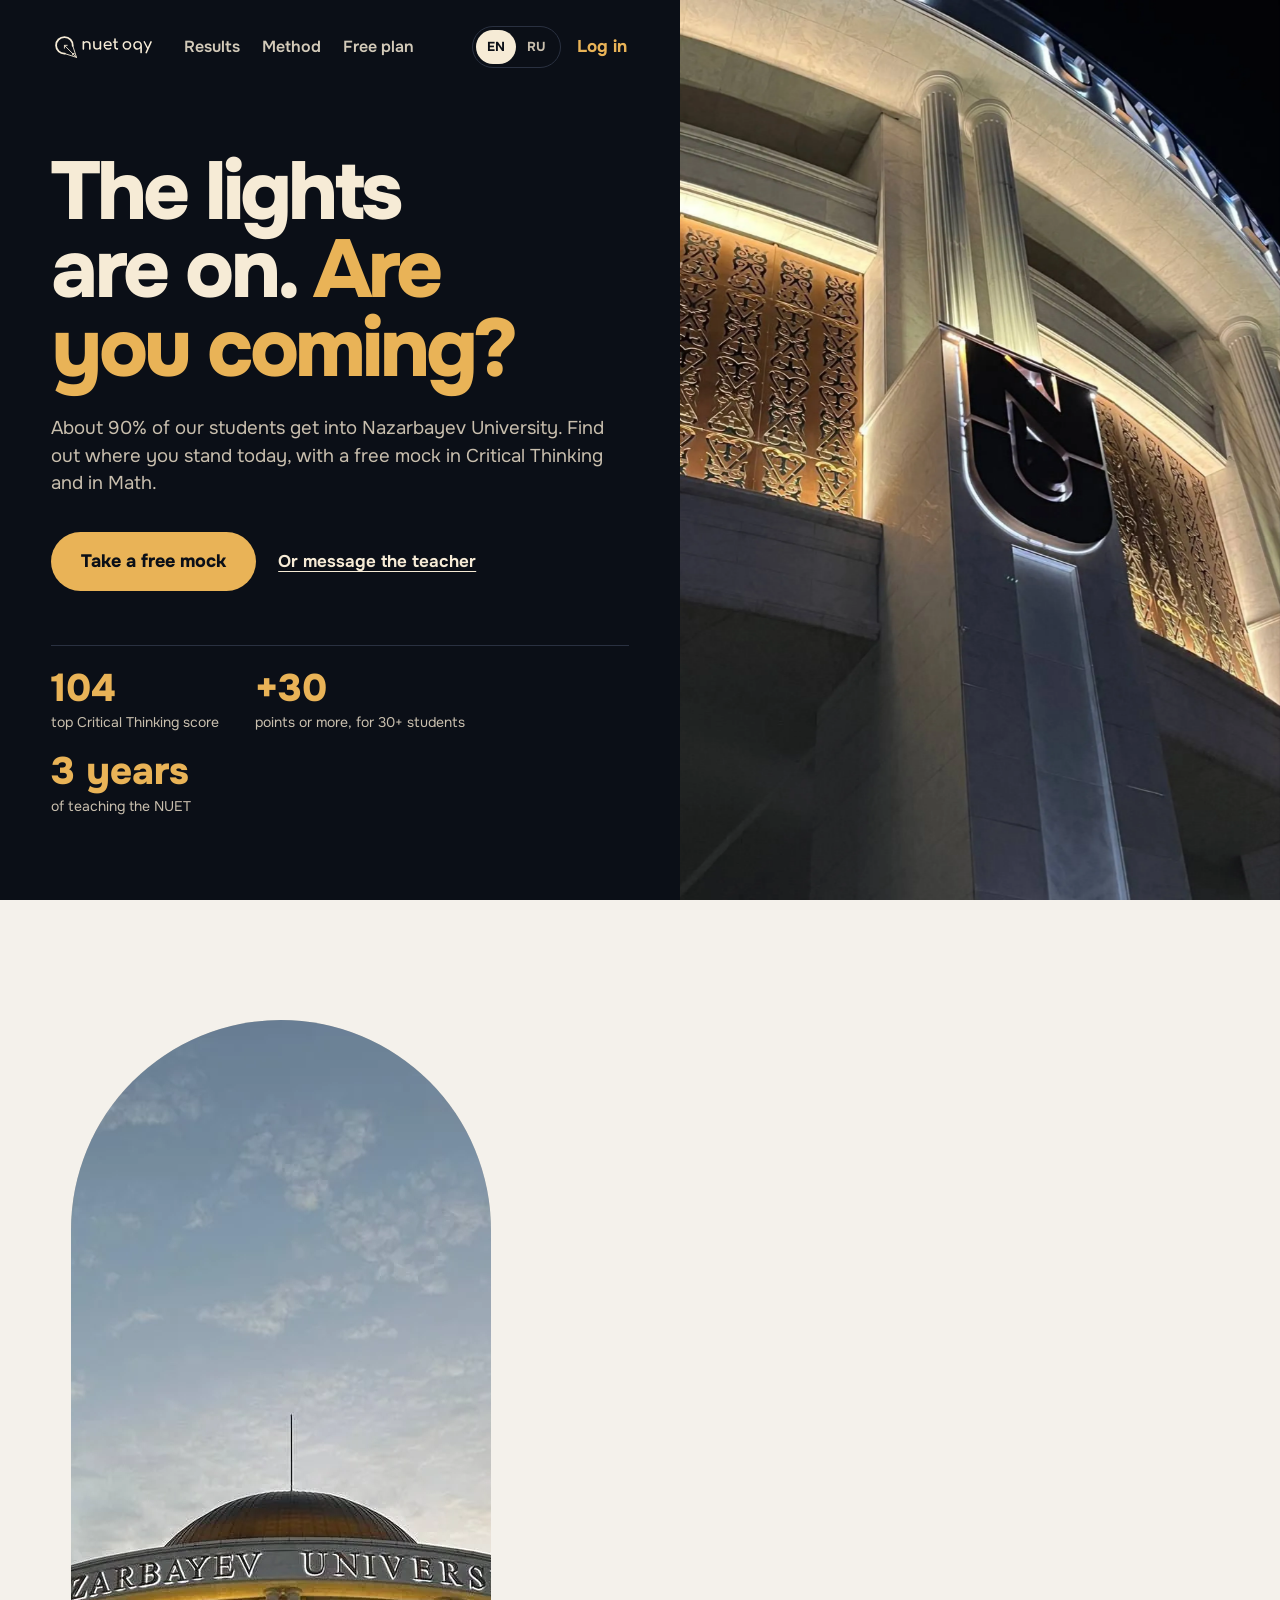
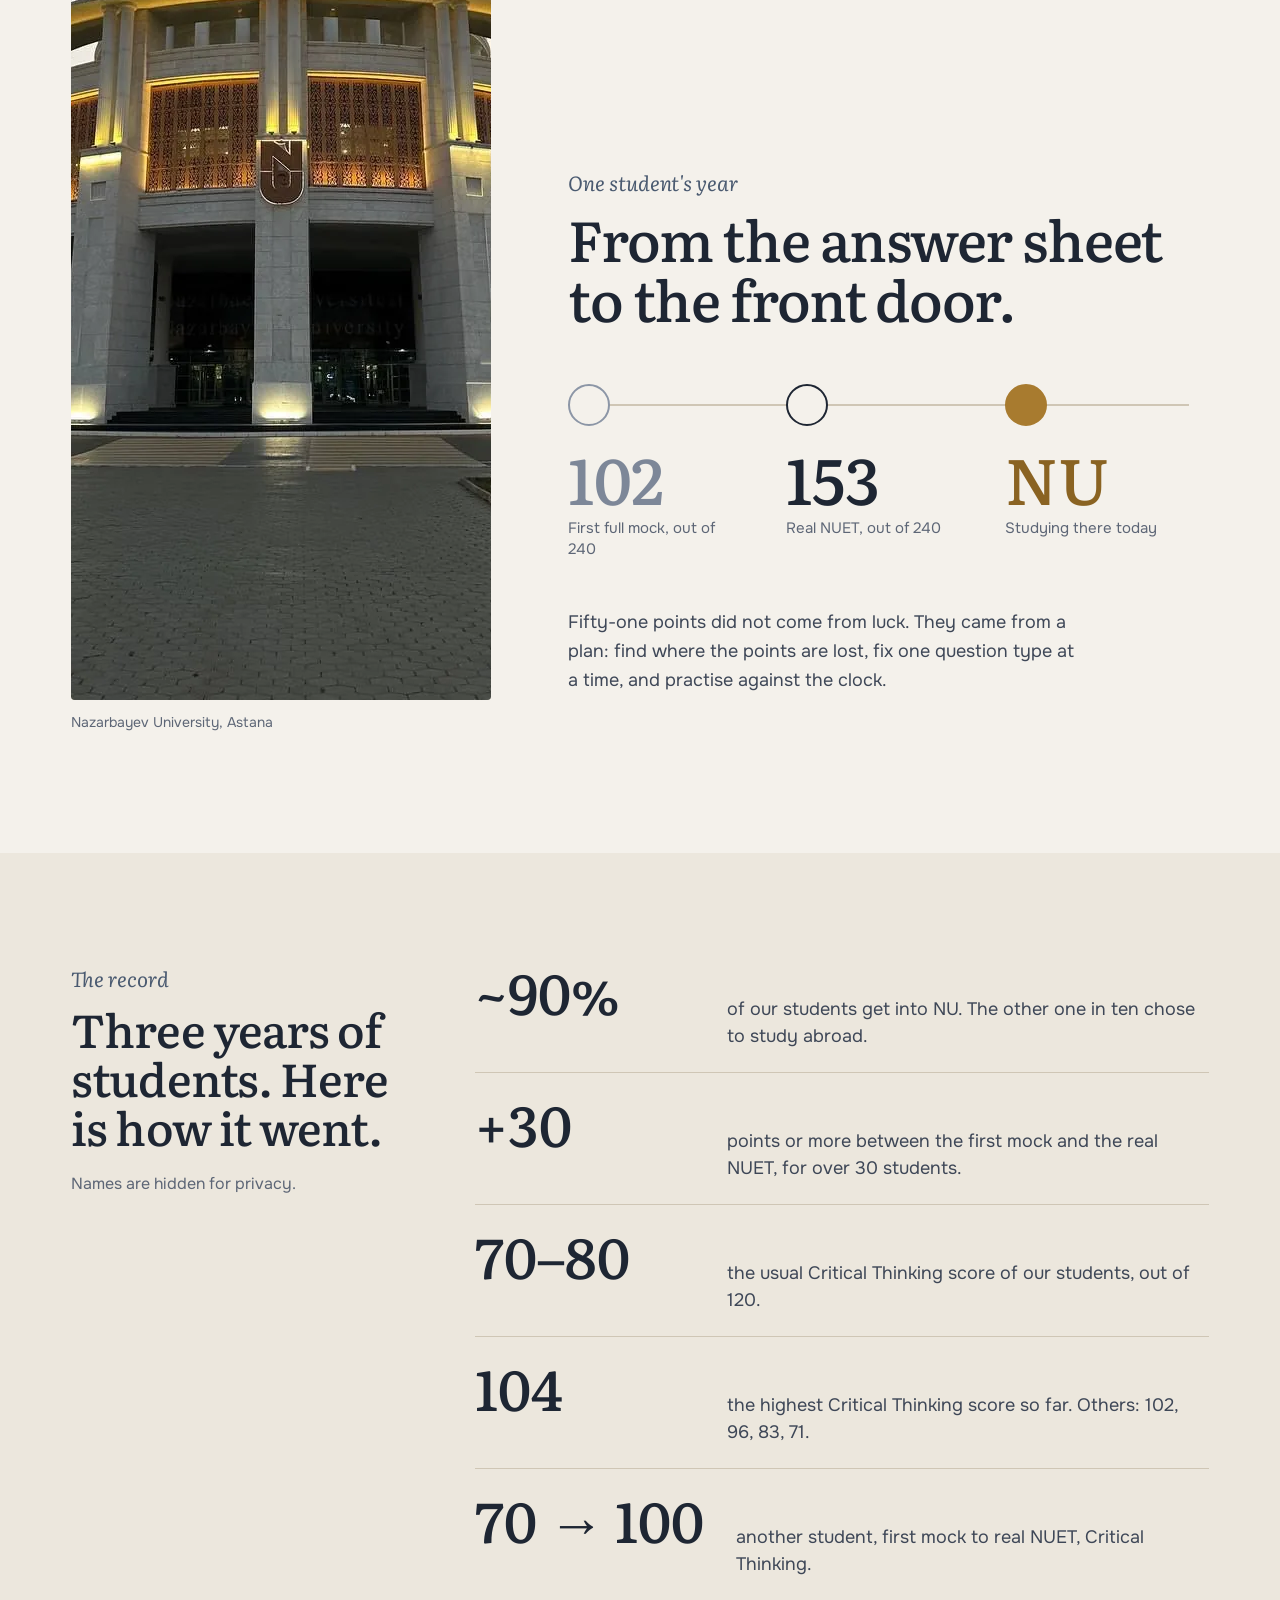
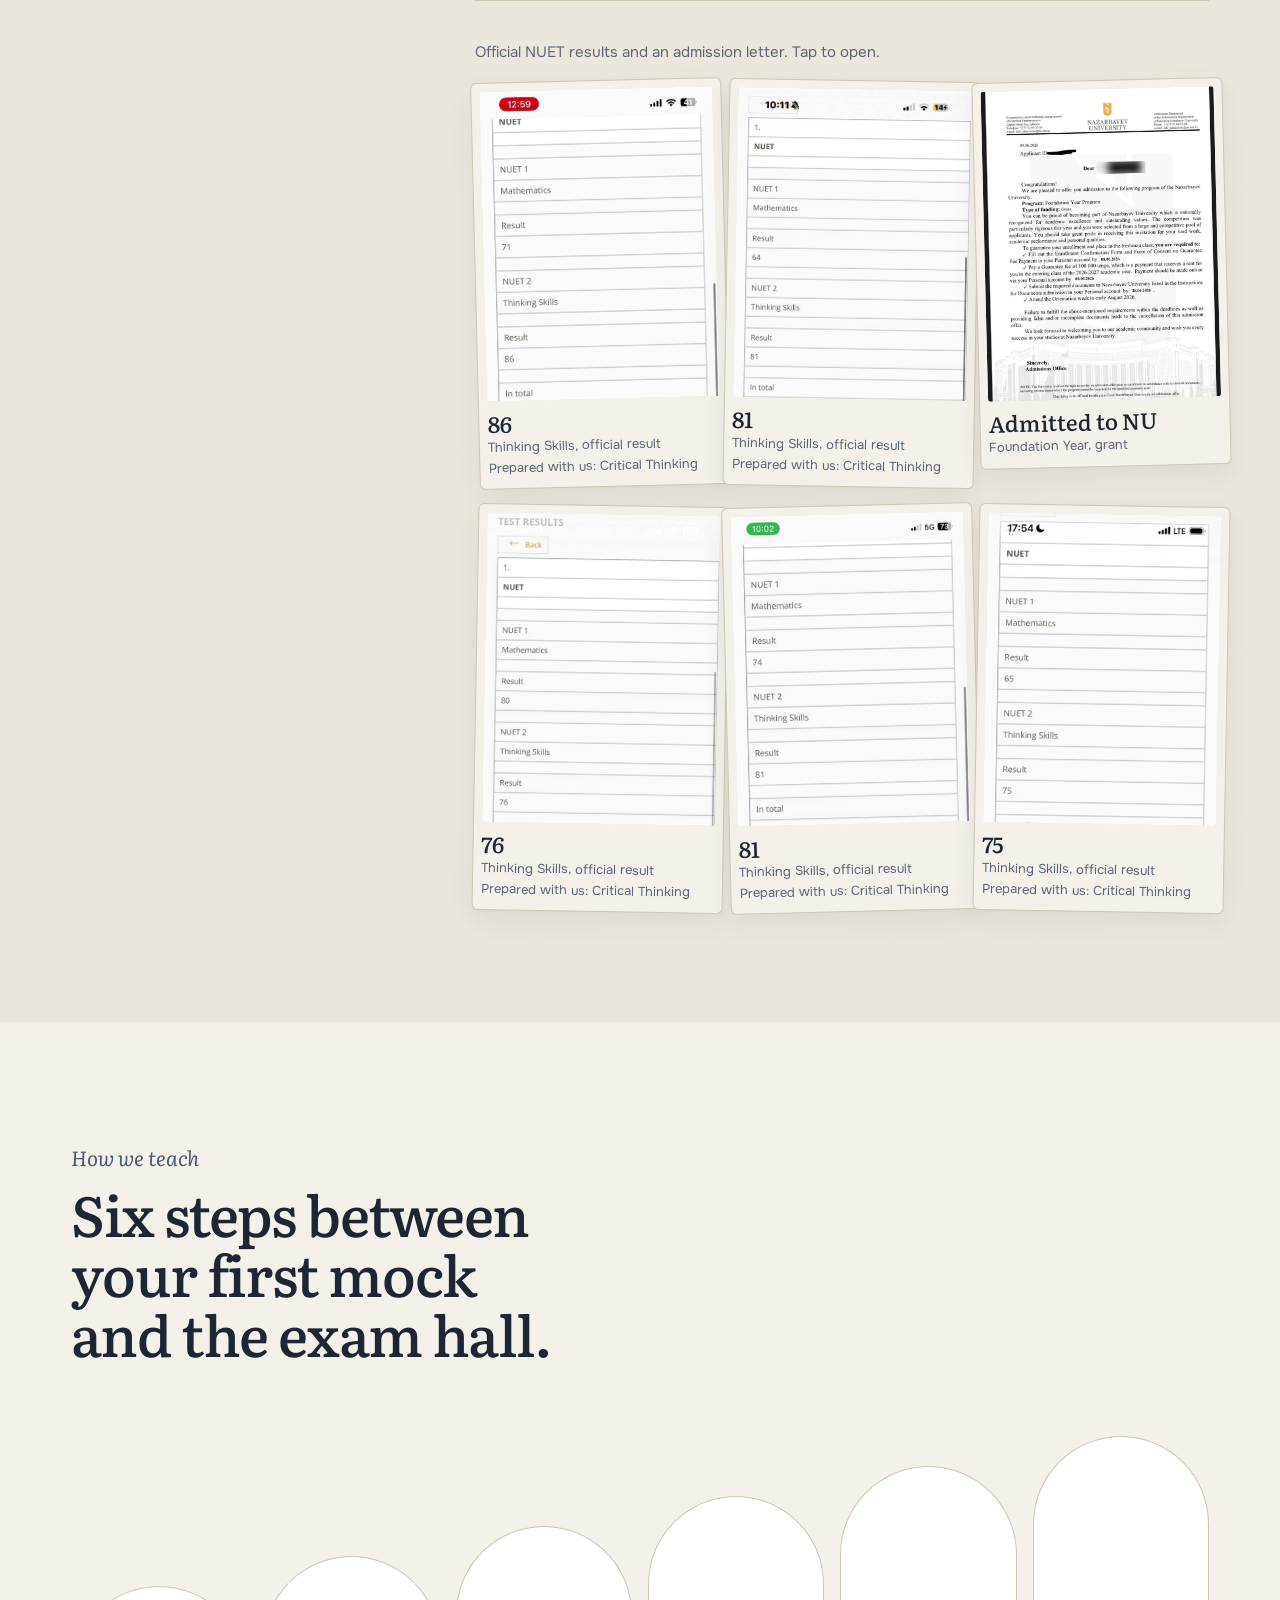
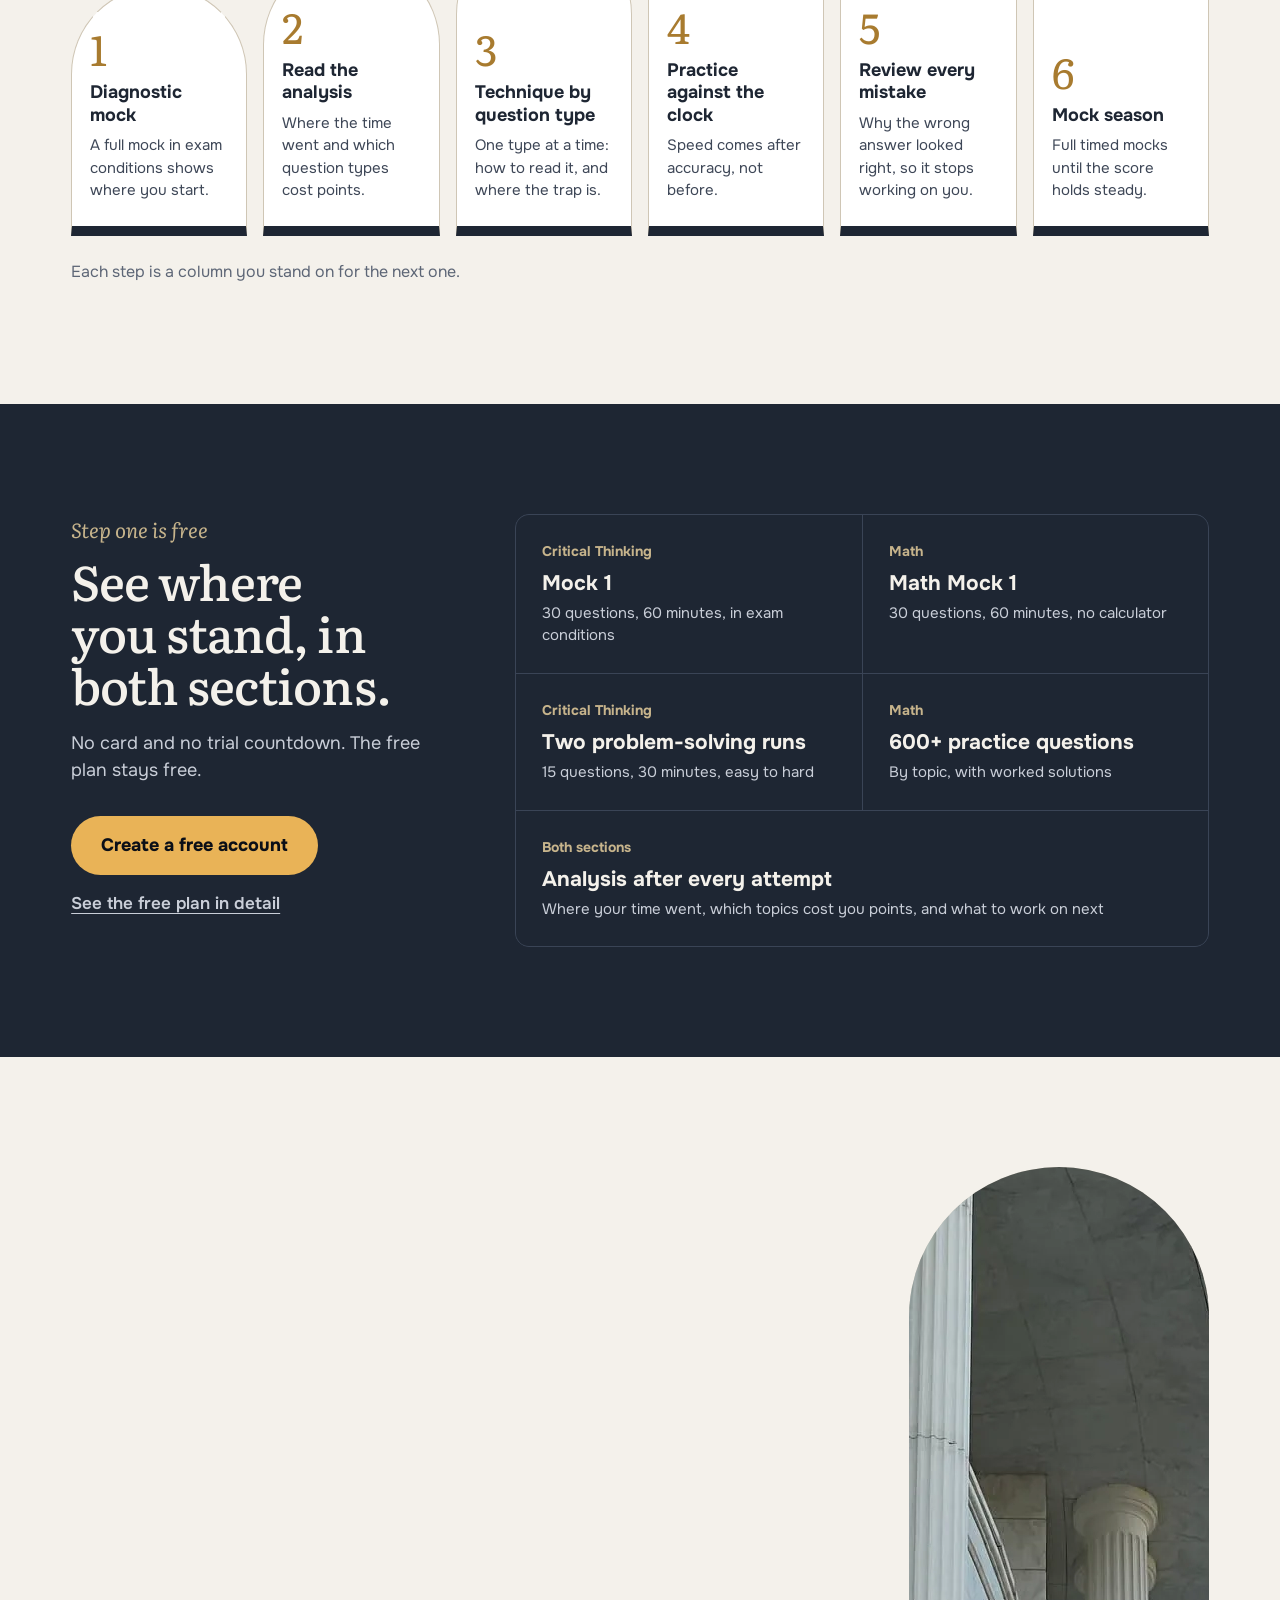
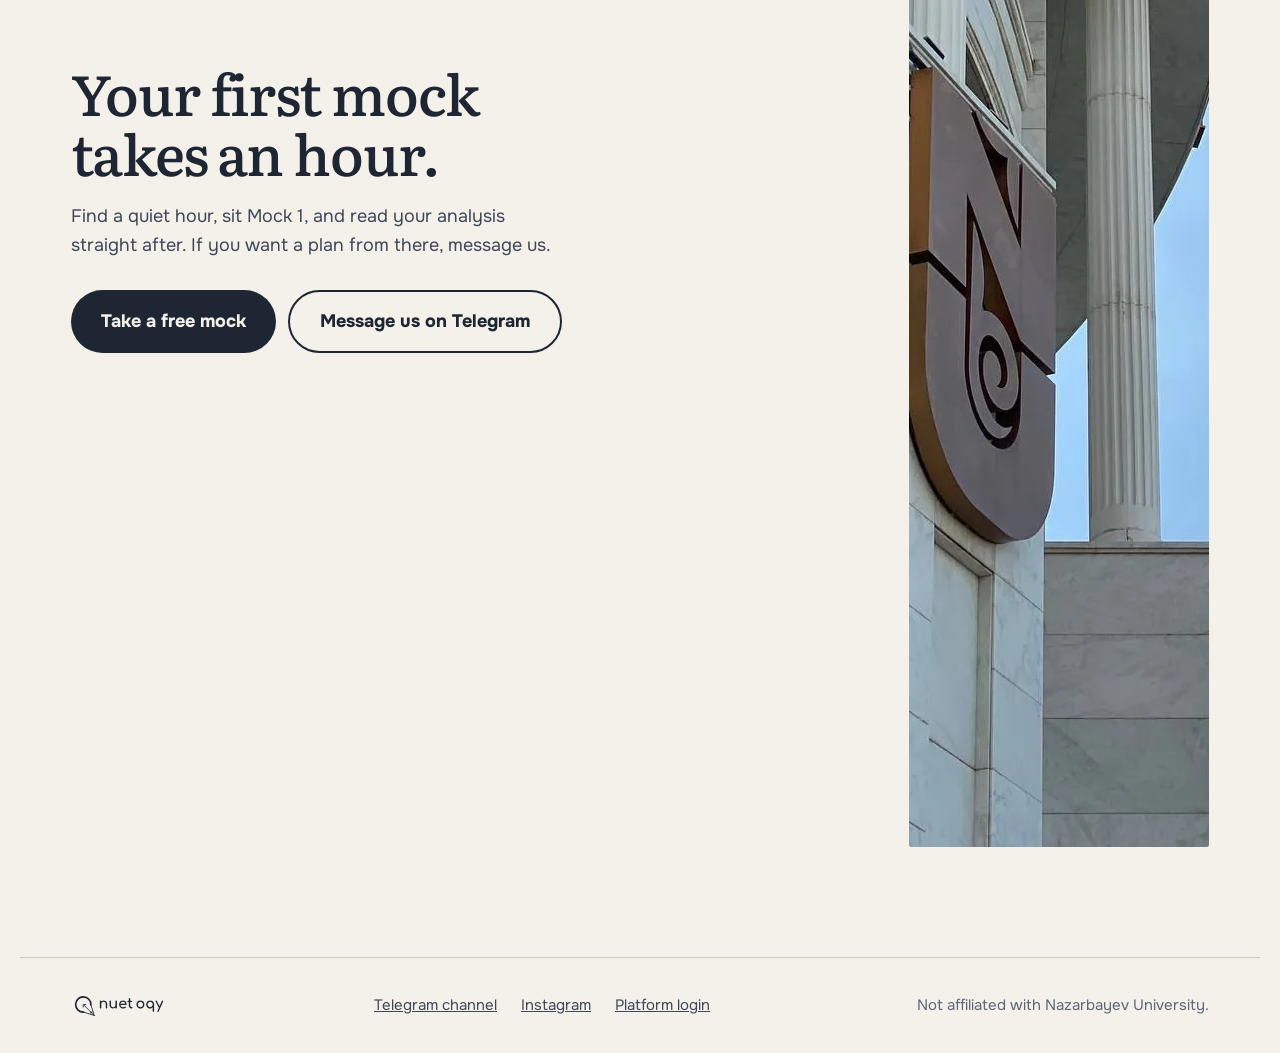
<file: site/index.html>
<!doctype html>
<html lang="en">
<head>
  <meta charset="utf-8">
  <meta name="viewport" content="width=device-width, initial-scale=1, viewport-fit=cover">
  <meta name="referrer" content="strict-origin-when-cross-origin">
  <meta http-equiv="Content-Security-Policy" content="default-src 'self'; script-src 'self'; style-src 'self' 'unsafe-inline'; img-src 'self' data: blob: https://*.supabase.co; connect-src 'self' https://*.supabase.co; font-src 'self'; object-src 'none'; base-uri 'none'; form-action 'self'">
  <title>NUET Oqy — NUET preparation</title>
  <meta name="description" content="NUET Critical Thinking and Math preparation. About 90% of our students get into Nazarbayev University. Start with a free mock.">
  <meta property="og:title" content="NUET Oqy — NUET preparation">
  <meta property="og:description" content="About 90% of our students get into Nazarbayev University. Start with a free mock in Critical Thinking and Math.">
  <meta property="og:type" content="website">
  <meta property="og:image" content="https://nuetoqy.app/img/og.jpg">
  <meta property="og:url" content="https://nuetoqy.app/">
  <meta name="twitter:card" content="summary_large_image">
  <link rel="icon" href="img/icon.svg" type="image/svg+xml">
  <meta name="theme-color" content="#0B0F17">
  <link rel="preload" href="fonts/onest-latin-wght-normal.woff2" as="font" type="font/woff2" crossorigin>
  <link rel="preload" href="img/nu/night.webp" as="image">
  <link rel="stylesheet" href="css/landing.css">
  <script src="js/fwd.js"></script>
  <script type="module" src="js/landing.js"></script>
</head>
<body>
  <main>
    <section class="hero" id="top">
      <div class="hero-copy">
        <header class="nav">
          <a class="brand" href="/" aria-label="NUET Oqy"><img src="img/logo-light.svg" alt="NUET Oqy" width="110" height="32"></a>
          <nav class="nav-links" aria-label="Sections">
            <a href="#results" data-i18n="nav.results">Results</a>
            <a href="#method" data-i18n="nav.method">Method</a>
            <a href="#free" data-i18n="nav.free">Free plan</a>
          </nav>
          <div class="nav-right">
            <div class="lang" role="group" aria-label="Language">
              <button type="button" data-lang="en">EN</button><button type="button" data-lang="ru">RU</button>
            </div>
            <a class="login" id="login" href="/app/" data-i18n="nav.login">Log in</a>
          </div>
        </header>
        <div class="hero-main">
          <h1><span data-i18n="hero.t1">The lights are on.</span> <em data-i18n="hero.t2">Are you coming?</em></h1>
          <p class="hero-lead" data-i18n="hero.lead">About 90% of our students get into Nazarbayev University. Find out where you stand today, with a free mock in Critical Thinking and in Math.</p>
          <div class="hero-ctas">
            <a class="cta cta-gold" id="heroCta" href="/free/" data-i18n="hero.cta">Take a free mock</a>
            <a class="cta-link" id="heroTg" href="https://t.me/burkitoff" rel="noopener" data-i18n="hero.tg">Or message the teacher</a>
          </div>
          <dl class="hero-stats">
            <div><dt>104</dt><dd data-i18n="hero.s1">top Critical Thinking score</dd></div>
            <div><dt>+30</dt><dd data-i18n="hero.s2">points or more, for 30+ students</dd></div>
            <div><dt data-i18n="hero.s3n">3 years</dt><dd data-i18n="hero.s3">of teaching the NUET</dd></div>
          </dl>
        </div>
      </div>
      <div class="hero-photo">
        <img src="img/nu/night.webp" alt="" data-i18n-alt="alt.night" width="1920" height="2560" fetchpriority="high">
      </div>
    </section>

    <section class="story">
      <figure class="arch arch-story">
        <img src="img/nu/dusk.webp" alt="" data-i18n-alt="alt.dusk" width="959" height="1280" loading="lazy" decoding="async">
        <figcaption data-i18n="story.cap">Nazarbayev University, Astana</figcaption>
      </figure>
      <div class="story-copy">
        <p class="kicker" data-i18n="story.k">One student's year</p>
        <h2 data-i18n="story.t">From the answer sheet to the front door.</h2>
        <ol class="route">
          <li class="r-start"><i aria-hidden="true"></i><b>102</b><span data-i18n="story.a">First full mock, out of 240</span></li>
          <li class="r-mid"><i aria-hidden="true"></i><b>153</b><span data-i18n="story.b">Real NUET, out of 240</span></li>
          <li class="r-end"><i aria-hidden="true"></i><b>NU</b><span data-i18n="story.c">Studying there today</span></li>
        </ol>
        <p class="story-note" data-i18n="story.note">Fifty-one points did not come from luck. They came from a plan: find where the points are lost, fix one question type at a time, and practise against the clock.</p>
      </div>
    </section>

    <section class="record" id="results">
      <div class="record-in">
        <div class="record-head">
          <p class="kicker" data-i18n="rec.k">The record</p>
          <h2 data-i18n="rec.t">Three years of students. Here is how it went.</h2>
          <p class="muted" data-i18n="rec.note">Names are hidden for privacy.</p>
        </div>
        <div class="record-body">
          <ul class="ledger">
            <li><b>~90%</b><span data-i18n="rec.r1">of our students get into NU. The other one in ten chose to study abroad.</span></li>
            <li><b>+30</b><span data-i18n="rec.r2">points or more between the first mock and the real NUET, for over 30 students.</span></li>
            <li><b>70–80</b><span data-i18n="rec.r3">the usual Critical Thinking score of our students, out of 120.</span></li>
            <li><b>104</b><span data-i18n="rec.r4">the highest Critical Thinking score so far. Others: 102, 96, 83, 71.</span></li>
            <li><b>70 → 100</b><span data-i18n="rec.r5">another student, first mock to real NUET, Critical Thinking.</span></li>
          </ul>
          <p class="papers-title" data-i18n="rec.papers">Official NUET results and an admission letter. Tap to open.</p>
          <ul class="papers" id="papers"></ul>
        </div>
      </div>
    </section>

    <section class="method" id="method">
      <div class="method-head">
        <p class="kicker" data-i18n="m.k">How we teach</p>
        <h2 data-i18n="m.t">Six steps between your first mock and the exam hall.</h2>
      </div>
      <ol class="columns">
        <li style="--h:0"><span class="n">1</span><b data-i18n="m.1t">Diagnostic mock</b><span class="d" data-i18n="m.1d">A full mock in exam conditions shows where you start.</span></li>
        <li style="--h:1"><span class="n">2</span><b data-i18n="m.2t">Read the analysis</b><span class="d" data-i18n="m.2d">Where the time went and which question types cost points.</span></li>
        <li style="--h:2"><span class="n">3</span><b data-i18n="m.3t">Technique by question type</b><span class="d" data-i18n="m.3d">One type at a time: how to read it, and where the trap is.</span></li>
        <li style="--h:3"><span class="n">4</span><b data-i18n="m.4t">Practice against the clock</b><span class="d" data-i18n="m.4d">Speed comes after accuracy, not before.</span></li>
        <li style="--h:4"><span class="n">5</span><b data-i18n="m.5t">Review every mistake</b><span class="d" data-i18n="m.5d">Why the wrong answer looked right, so it stops working on you.</span></li>
        <li style="--h:5"><span class="n">6</span><b data-i18n="m.6t">Mock season</b><span class="d" data-i18n="m.6d">Full timed mocks until the score holds steady.</span></li>
      </ol>
      <p class="muted method-foot" data-i18n="m.foot">Each step is a column you stand on for the next one.</p>
    </section>

    <section class="free" id="free">
      <div class="free-in">
        <div class="free-head">
          <p class="kicker" data-i18n="f.k">Step one is free</p>
          <h2 data-i18n="f.t">See where you stand, in both sections.</h2>
          <p data-i18n="f.lead">No card and no trial countdown. The free plan stays free.</p>
          <a class="cta cta-gold" id="freeCta" href="/app/#/signup" data-i18n="f.cta">Create a free account</a>
          <a class="free-more" href="/free/" data-i18n="f.more">See the free plan in detail</a>
        </div>
        <ul class="free-grid">
          <li><small data-i18n="f.ct">Critical Thinking</small><b data-i18n="f.1t">Mock 1</b><span data-i18n="f.1d">30 questions, 60 minutes, in exam conditions</span></li>
          <li><small data-i18n="f.math">Math</small><b data-i18n="f.2t">Math Mock 1</b><span data-i18n="f.2d">30 questions, 60 minutes, no calculator</span></li>
          <li><small data-i18n="f.ct">Critical Thinking</small><b data-i18n="f.3t">Two problem-solving runs</b><span data-i18n="f.3d">15 questions, 30 minutes, easy to hard</span></li>
          <li><small data-i18n="f.math">Math</small><b data-i18n="f.4t">600+ practice questions</b><span data-i18n="f.4d">By topic, with worked solutions</span></li>
          <li class="wide"><small data-i18n="f.both">Both sections</small><b data-i18n="f.5t">Analysis after every attempt</b><span data-i18n="f.5d">Where your time went, which topics cost you points, and what to work on next</span></li>
        </ul>
      </div>
    </section>

    <section class="last">
      <div class="last-copy">
        <h2 data-i18n="l.t">Your first mock takes an hour.</h2>
        <p data-i18n="l.lead">Find a quiet hour, sit Mock 1, and read your analysis straight after. If you want a plan from there, message us.</p>
        <div class="last-ctas">
          <a class="cta cta-ink" id="lastCta" href="/free/" data-i18n="l.cta">Take a free mock</a>
          <a class="cta cta-line" id="lastTg" href="https://t.me/burkitoff" rel="noopener" data-i18n="l.tg">Message us on Telegram</a>
        </div>
      </div>
      <figure class="arch arch-last">
        <img src="img/nu/day.webp" alt="" data-i18n-alt="alt.day" width="960" height="1280" loading="lazy" decoding="async">
      </figure>
    </section>
  </main>

  <footer class="foot">
    <img src="img/logo.svg" alt="NUET Oqy" width="96" height="28">
    <nav>
      <a href="https://t.me/nuetoqy" rel="noopener" data-i18n="foot.tg">Telegram channel</a>
      <a href="https://instagram.com/nuetoqy" rel="noopener">Instagram</a>
      <a href="/app/" data-i18n="foot.login">Platform login</a>
    </nav>
    <p data-i18n="foot.nu">Not affiliated with Nazarbayev University.</p>
  </footer>

  <dialog class="lightbox" id="lightbox"><img alt=""><button type="button" class="lb-close" data-i18n-label="lb.close" aria-label="Close">×</button></dialog>
</body>
</html>
</file>
<file: site/css/landing.css>
@font-face { font-family: "Onest"; font-style: normal; font-weight: 100 900; font-display: swap; src: url(../fonts/onest-cyrillic-ext-wght-normal.woff2) format("woff2"); unicode-range: U+0460-052F,U+1C80-1C8A,U+20B4,U+2DE0-2DFF,U+A640-A69F,U+FE2E-FE2F; }
@font-face { font-family: "Onest"; font-style: normal; font-weight: 100 900; font-display: swap; src: url(../fonts/onest-cyrillic-wght-normal.woff2) format("woff2"); unicode-range: U+0301,U+0400-045F,U+0490-0491,U+04B0-04B1,U+2116; }
@font-face { font-family: "Onest"; font-style: normal; font-weight: 100 900; font-display: swap; src: url(../fonts/onest-latin-ext-wght-normal.woff2) format("woff2"); unicode-range: U+0100-02BA,U+02BD-02C5,U+02C7-02CC,U+02CE-02D7,U+02DD-02FF,U+0304,U+0308,U+0329,U+1D00-1DBF,U+1E00-1E9F,U+1EF2-1EFF,U+2020,U+20A0-20AB,U+20AD-20C0,U+2113,U+2C60-2C7F,U+A720-A7FF; }
@font-face { font-family: "Onest"; font-style: normal; font-weight: 100 900; font-display: swap; src: url(../fonts/onest-latin-wght-normal.woff2) format("woff2"); unicode-range: U+0000-00FF,U+0131,U+0152-0153,U+02BB-02BC,U+02C6,U+02DA,U+02DC,U+0304,U+0308,U+0329,U+2000-206F,U+20AC,U+2122,U+2191,U+2193,U+2212,U+2215,U+FEFF,U+FFFD; }
@font-face { font-family: "Literata"; font-style: normal; font-weight: 200 900; font-display: swap; src: url(../fonts/literata-cyrillic-ext-wght-normal.woff2) format("woff2"); unicode-range: U+0460-052F,U+1C80-1C8A,U+20B4,U+2DE0-2DFF,U+A640-A69F,U+FE2E-FE2F; }
@font-face { font-family: "Literata"; font-style: normal; font-weight: 200 900; font-display: swap; src: url(../fonts/literata-cyrillic-wght-normal.woff2) format("woff2"); unicode-range: U+0301,U+0400-045F,U+0490-0491,U+04B0-04B1,U+2116; }
@font-face { font-family: "Literata"; font-style: normal; font-weight: 200 900; font-display: swap; src: url(../fonts/literata-latin-ext-wght-normal.woff2) format("woff2"); unicode-range: U+0100-02BA,U+02BD-02C5,U+02C7-02CC,U+02CE-02D7,U+02DD-02FF,U+0304,U+0308,U+0329,U+1D00-1DBF,U+1E00-1E9F,U+1EF2-1EFF,U+2020,U+20A0-20AB,U+20AD-20C0,U+2113,U+2C60-2C7F,U+A720-A7FF; }
@font-face { font-family: "Literata"; font-style: normal; font-weight: 200 900; font-display: swap; src: url(../fonts/literata-latin-wght-normal.woff2) format("woff2"); unicode-range: U+0000-00FF,U+0131,U+0152-0153,U+02BB-02BC,U+02C6,U+02DA,U+02DC,U+0304,U+0308,U+0329,U+2000-206F,U+20AC,U+2122,U+2191,U+2193,U+2212,U+2215,U+FEFF,U+FFFD; }
@font-face { font-family: "Literata"; font-style: italic; font-weight: 200 900; font-display: swap; src: url(../fonts/literata-cyrillic-ext-wght-italic.woff2) format("woff2"); unicode-range: U+0460-052F,U+1C80-1C8A,U+20B4,U+2DE0-2DFF,U+A640-A69F,U+FE2E-FE2F; }
@font-face { font-family: "Literata"; font-style: italic; font-weight: 200 900; font-display: swap; src: url(../fonts/literata-cyrillic-wght-italic.woff2) format("woff2"); unicode-range: U+0301,U+0400-045F,U+0490-0491,U+04B0-04B1,U+2116; }
@font-face { font-family: "Literata"; font-style: italic; font-weight: 200 900; font-display: swap; src: url(../fonts/literata-latin-ext-wght-italic.woff2) format("woff2"); unicode-range: U+0100-02BA,U+02BD-02C5,U+02C7-02CC,U+02CE-02D7,U+02DD-02FF,U+0304,U+0308,U+0329,U+1D00-1DBF,U+1E00-1E9F,U+1EF2-1EFF,U+2020,U+20A0-20AB,U+20AD-20C0,U+2113,U+2C60-2C7F,U+A720-A7FF; }
@font-face { font-family: "Literata"; font-style: italic; font-weight: 200 900; font-display: swap; src: url(../fonts/literata-latin-wght-italic.woff2) format("woff2"); unicode-range: U+0000-00FF,U+0131,U+0152-0153,U+02BB-02BC,U+02C6,U+02DA,U+02DC,U+0304,U+0308,U+0329,U+2000-206F,U+20AC,U+2122,U+2191,U+2193,U+2212,U+2215,U+FEFF,U+FFFD; }

:root {
  --night: #0B0F17; --night-2: #141A26; --night-line: #2A3141;
  --gold: #E9B357; --gold-deep: #8A6322; --gold-mid: #A87B2F;
  --cream: #F6EBD6; --sand: #C9BFAE;
  --marble: #F4F1EB; --stone: #ECE7DD; --stone-line: #CFC6B5;
  --ink: #1E2633; --ink-2: #3E4757; --muted: #5D6676; --slate: #4A5A70;
  --sans: "Onest", system-ui, -apple-system, "Segoe UI", sans-serif;
  --serif: "Literata", Georgia, "Times New Roman", serif;
  --pad: clamp(20px, 4vw, 56px);
}
*, *::before, *::after { box-sizing: border-box; }
html { -webkit-text-size-adjust: 100%; scroll-behavior: smooth; }
@media (prefers-reduced-motion: reduce) { html { scroll-behavior: auto; } }
body { margin: 0; background: var(--marble); color: var(--ink); font-family: var(--sans); font-size: 17px; line-height: 1.5; -webkit-font-smoothing: antialiased; }
img { display: block; max-width: 100%; }
a { color: inherit; }
h1, h2, h3 { margin: 0; }
p { margin: 0; }
:focus-visible { outline: 3px solid var(--gold); outline-offset: 3px; border-radius: 4px; }
[hidden] { display: none !important; }

.kicker { font-family: var(--serif); font-style: italic; font-size: clamp(18px, 1.6vw, 22px); color: var(--slate); }
.muted { color: var(--muted); font-size: 16px; }
section h2 { font-family: var(--serif); font-weight: 500; font-size: clamp(34px, 4.4vw, 60px); line-height: 1.07; letter-spacing: -0.02em; margin-top: 10px; text-wrap: balance; }

.cta { display: inline-flex; align-items: center; justify-content: center; min-height: 56px; padding: 16px 30px; border-radius: 999px; font-weight: 750; font-size: 18px; text-decoration: none; transition: transform .15s ease, background-color .15s ease; }
.cta:hover { transform: translateY(-1px); }
.cta-gold { background: var(--gold); color: var(--night); }
.cta-gold:hover { background: #F2C672; }
.cta-ink { background: var(--ink); color: var(--marble); }
.cta-line { border: 2px solid var(--ink); color: var(--ink); }

.hero { display: flex; flex-wrap: wrap; min-height: min(100svh, 940px); background: var(--night); color: var(--cream); }
.hero-copy { flex: 1 1 560px; min-width: 0; display: flex; flex-direction: column; padding: 24px var(--pad) clamp(40px, 6vw, 72px); }
.nav { display: flex; align-items: center; gap: 18px 28px; flex-wrap: wrap; }
.brand img { height: 30px; width: auto; }
.nav-links { display: flex; gap: 22px; font-weight: 600; font-size: 16px; }
.nav-links a { text-decoration: none; color: var(--cream); opacity: .85; }
.nav-links a:hover { opacity: 1; }
.nav-right { margin-left: auto; display: flex; align-items: center; gap: 14px; }
.lang { display: inline-flex; border: 1px solid var(--night-line); border-radius: 999px; padding: 3px; }
.lang button { font: inherit; font-size: 13px; font-weight: 700; border: 0; background: none; color: var(--sand); padding: 7px 11px; border-radius: 999px; cursor: pointer; min-height: 32px; }
.lang button[aria-pressed="true"] { background: var(--cream); color: var(--night); }
.login { color: var(--gold); font-weight: 700; text-decoration: none; padding: 10px 2px; }
.hero-main { margin: auto 0; padding-top: clamp(40px, 8vh, 80px); max-width: 640px; }
.hero h1 { font-weight: 800; font-size: clamp(46px, 6.4vw, 92px); line-height: .96; letter-spacing: -0.045em; text-wrap: balance; }
.hero h1 em { font-style: normal; color: var(--gold); }
.hero-lead { margin-top: 26px; font-size: clamp(17px, 1.45vw, 20px); color: var(--sand); max-width: 560px; }
.hero-ctas { margin-top: 34px; display: flex; flex-wrap: wrap; gap: 14px 22px; align-items: center; }
.cta-link { color: var(--cream); font-weight: 650; text-underline-offset: 4px; }
.hero-stats { margin: clamp(36px, 6vh, 56px) 0 0; padding-top: 22px; border-top: 1px solid var(--night-line); display: flex; flex-wrap: wrap; gap: 18px 36px; }
.hero-stats dt { font-weight: 800; font-size: clamp(30px, 3vw, 40px); color: var(--gold); line-height: 1.1; }
.hero-stats dd { margin: 2px 0 0; font-size: 14px; color: var(--sand); }
.hero-photo { flex: 1 1 480px; min-width: 0; position: relative; min-height: 420px; }
.hero-photo img { position: absolute; inset: 0; width: 100%; height: 100%; object-fit: cover; object-position: 50% 40%; }

.hero-main > * { animation: rise .9s cubic-bezier(.2, .8, .2, 1) both; }
.hero-main > :nth-child(2) { animation-delay: .08s; }
.hero-main > :nth-child(3) { animation-delay: .16s; }
.hero-main > :nth-child(4) { animation-delay: .24s; }
.hero-photo img { animation: fade 1.4s ease both; }
@keyframes rise { from { opacity: 0; transform: translateY(18px); } to { opacity: 1; transform: none; } }
@keyframes fade { from { opacity: 0; } to { opacity: 1; } }
@media (prefers-reduced-motion: reduce) { .hero-main > *, .hero-photo img { animation: none; } }

.arch { margin: 0; }
.arch img { width: 100%; aspect-ratio: 3 / 4; object-fit: cover; border-radius: 999px 999px 18px 18px; background: #D9D2C4; }
.arch figcaption { margin-top: 12px; font-size: 14px; color: var(--muted); }

.story { max-width: 1240px; margin: 0 auto; padding: clamp(72px, 10vw, 120px) var(--pad); display: flex; flex-wrap: wrap; gap: clamp(40px, 6vw, 80px); align-items: flex-end; }
.arch-story { flex: 0 1 420px; min-width: 0; }
.arch-story img { object-position: 50% 58%; }
.story-copy { flex: 1 1 480px; min-width: 0; padding-bottom: clamp(0px, 3vw, 40px); }
.route { list-style: none; margin: clamp(36px, 5vw, 56px) 0 0; padding: 0; display: grid; grid-template-columns: repeat(3, minmax(0, 1fr)); gap: 14px; position: relative; }
.route::before { content: ""; position: absolute; left: 20px; right: 20px; top: 20px; height: 2px; background: var(--stone-line); }
.route li { position: relative; display: flex; flex-direction: column; }
.route i { width: 42px; height: 42px; border-radius: 50%; background: var(--marble); border: 2px solid #8C96A6; }
.route .r-mid i { border-color: var(--ink); }
.route .r-end i { background: var(--gold-mid); border-color: var(--gold-mid); }
.route b { margin-top: 20px; font-family: var(--serif); font-weight: 500; font-size: clamp(42px, 5vw, 64px); line-height: 1; }
.route .r-start b { color: #7D8798; }
.route .r-end b { color: var(--gold-deep); }
.route span { margin-top: 8px; font-size: 15px; line-height: 1.4; color: var(--muted); max-width: 16ch; }
.story-note { margin-top: clamp(32px, 4vw, 48px); max-width: 520px; font-size: 18px; line-height: 1.6; color: var(--ink-2); }

.record { background: var(--stone); overflow: hidden; }
.record-in { max-width: 1240px; margin: 0 auto; padding: clamp(72px, 9vw, 110px) var(--pad); display: flex; flex-wrap: wrap; gap: clamp(36px, 5vw, 64px); }
.record-head { flex: 0 1 340px; min-width: 0; }
.record-head h2 { font-size: clamp(32px, 3.6vw, 52px); }
.record-head .muted { margin-top: 20px; }
.record-body { flex: 1 1 520px; min-width: 0; }
.ledger { list-style: none; margin: 0; padding: 0; }
.ledger li { display: flex; flex-wrap: wrap; align-items: baseline; gap: 6px 32px; padding: 22px 0; border-bottom: 1px solid var(--stone-line); }
.ledger li:first-child { padding-top: 0; }
.ledger b { flex: 0 0 220px; white-space: nowrap; font-family: var(--serif); font-weight: 500; font-size: clamp(40px, 4.4vw, 56px); line-height: 1; }
.ledger span { flex: 1 1 240px; font-size: 18px; color: var(--ink-2); }
.papers-title { margin-top: 40px; font-size: 15px; color: var(--muted); }
.papers { list-style: none; margin: 16px 0 0; padding: 0; display: grid; grid-template-columns: repeat(3, minmax(0, 1fr)); gap: 18px; }
.papers button { all: unset; cursor: pointer; display: block; width: 100%; background: var(--marble); border: 1px solid var(--stone-line); border-radius: 6px; padding: 8px 8px 12px; box-shadow: 0 10px 24px rgba(30, 38, 51, .08); transition: transform .2s ease, box-shadow .2s ease; }
.papers li:nth-child(odd) button { transform: rotate(-1.4deg); }
.papers li:nth-child(even) button { transform: rotate(1deg); }
.papers button:hover, .papers button:focus-visible { transform: rotate(0) translateY(-3px); box-shadow: 0 16px 32px rgba(30, 38, 51, .14); }
.papers img { width: 100%; aspect-ratio: 3 / 4; object-fit: cover; object-position: 50% 0; border-radius: 3px; background: #E3DDD0; }
.papers b { display: block; margin-top: 10px; font-family: var(--serif); font-weight: 500; font-size: 22px; line-height: 1.1; }
.papers small { display: block; margin-top: 3px; font-size: 13px; line-height: 1.35; color: var(--muted); }

.method { max-width: 1240px; margin: 0 auto; padding: clamp(80px, 10vw, 120px) var(--pad); }
.method-head { max-width: 700px; }
.columns { list-style: none; margin: clamp(48px, 6vw, 72px) 0 0; padding: 0; display: grid; grid-template-columns: repeat(6, minmax(0, 1fr)); gap: 16px; align-items: end; }
.columns li { display: flex; flex-direction: column; justify-content: flex-end; min-height: calc(250px + var(--h) * 30px); padding: 36px 18px 24px; background: #FFFFFF; border: 1px solid var(--stone-line); border-bottom: 10px solid var(--ink); border-radius: 999px 999px 4px 4px; }
.columns .n { font-family: var(--serif); font-size: 42px; line-height: 1; color: var(--gold-mid); }
.columns b { margin-top: 12px; font-size: 18px; line-height: 1.25; }
.columns .d { margin-top: 8px; font-size: 15px; line-height: 1.5; color: var(--ink-2); }
.method-foot { margin-top: 24px; }

.free { background: var(--ink); color: var(--marble); }
.free-in { max-width: 1240px; margin: 0 auto; padding: clamp(72px, 9vw, 110px) var(--pad); display: flex; flex-wrap: wrap; gap: clamp(36px, 5vw, 64px); }
.free-head { flex: 0 1 380px; min-width: 0; }
.free .kicker { color: #C7B48C; }
.free h2 { font-size: clamp(32px, 3.8vw, 54px); }
.free-head p:not(.kicker) { margin-top: 20px; font-size: 18px; color: #C9CED8; }
.free-head .cta { margin-top: 32px; }
.free-more { display: block; margin-top: 16px; color: #C9CED8; font-weight: 600; text-underline-offset: 4px; width: fit-content; }
.free-grid { flex: 1 1 520px; min-width: 0; list-style: none; margin: 0; padding: 0; display: grid; grid-template-columns: repeat(2, minmax(0, 1fr)); gap: 1px; background: #3A4456; border: 1px solid #3A4456; border-radius: 14px; overflow: hidden; }
.free-grid li { background: var(--ink); padding: 26px; display: flex; flex-direction: column; }
.free-grid .wide { grid-column: 1 / -1; }
.free-grid small { font-size: 14px; font-weight: 700; color: #C7B48C; }
.free-grid b { margin-top: 8px; font-size: 21px; line-height: 1.25; }
.free-grid span { margin-top: 6px; font-size: 15px; color: #C9CED8; }

.last { max-width: 1240px; margin: 0 auto; padding: clamp(72px, 9vw, 110px) var(--pad); display: flex; flex-wrap: wrap; gap: clamp(36px, 5vw, 64px); align-items: center; }
.last-copy { flex: 1 1 480px; min-width: 0; }
.last h2 { margin-top: 0; }
.last-copy p { margin-top: 20px; max-width: 480px; font-size: 18px; line-height: 1.6; color: var(--ink-2); }
.last-ctas { margin-top: 30px; display: flex; flex-wrap: wrap; gap: 12px; }
.arch-last { flex: 0 1 300px; min-width: 0; }
.arch-last img { object-position: 40% 50%; }

.foot { border-top: 1px solid var(--stone-line); max-width: 1240px; margin: 0 auto; padding: 30px var(--pad) calc(30px + env(safe-area-inset-bottom)); display: flex; flex-wrap: wrap; gap: 16px 32px; align-items: center; justify-content: space-between; font-size: 15px; color: var(--muted); }
.foot nav { display: flex; flex-wrap: wrap; gap: 8px 24px; }
.foot a { color: var(--ink-2); padding: 6px 0; }

.lightbox { border: 0; padding: 0; background: transparent; max-width: min(92vw, 640px); max-height: 92svh; }
.lightbox::backdrop { background: rgba(11, 15, 23, .82); }
.lightbox img { max-height: 92svh; width: auto; margin: 0 auto; border-radius: 6px; }
.lb-close { position: fixed; top: 14px; right: 14px; width: 48px; height: 48px; border-radius: 50%; border: 0; background: var(--marble); color: var(--ink); font-size: 26px; cursor: pointer; }

@media (max-width: 1060px) {
  .columns { grid-template-columns: repeat(3, minmax(0, 1fr)); }
  .columns li { min-height: calc(230px + var(--h) * 12px); }
}
@media (max-width: 860px) {
  .nav-links { display: none; }
  .hero { flex-direction: column-reverse; flex-wrap: nowrap; min-height: 0; }
  .hero-copy { padding-top: 0; }
  .hero-photo { flex: none; min-height: 0; height: 46svh; max-height: 420px; order: 0; }
  .hero-copy .nav { position: absolute; top: 0; left: 0; right: 0; padding: 14px var(--pad); background: linear-gradient(rgba(11, 15, 23, .72), rgba(11, 15, 23, 0)); z-index: 2; }
  .hero { position: relative; }
  .hero-main { padding-top: 28px; }
}
@media (max-width: 600px) {
  body { font-size: 16px; }
  .columns { grid-template-columns: 1fr; gap: 12px; }
  .columns li { min-height: 0; flex-direction: row; flex-wrap: wrap; align-items: baseline; gap: 4px 14px; padding: 20px 22px; border-radius: 22px; border-bottom-width: 1px; border-left: 8px solid var(--ink); }
  .columns .n { font-size: 30px; }
  .columns b { margin-top: 0; flex: 1 1 160px; }
  .columns .d { flex-basis: 100%; margin-top: 2px; }
  .route span { font-size: 13px; }
  .free-grid { grid-template-columns: 1fr; }
  .papers { grid-template-columns: repeat(2, minmax(0, 1fr)); gap: 14px; }
  .ledger b { flex-basis: 100%; }
  .hero-ctas .cta, .last-ctas .cta, .free-head .cta { width: 100%; }
  .arch-story, .arch-last { flex-basis: 100%; max-width: 280px; margin: 0 auto; }
}
</file>
